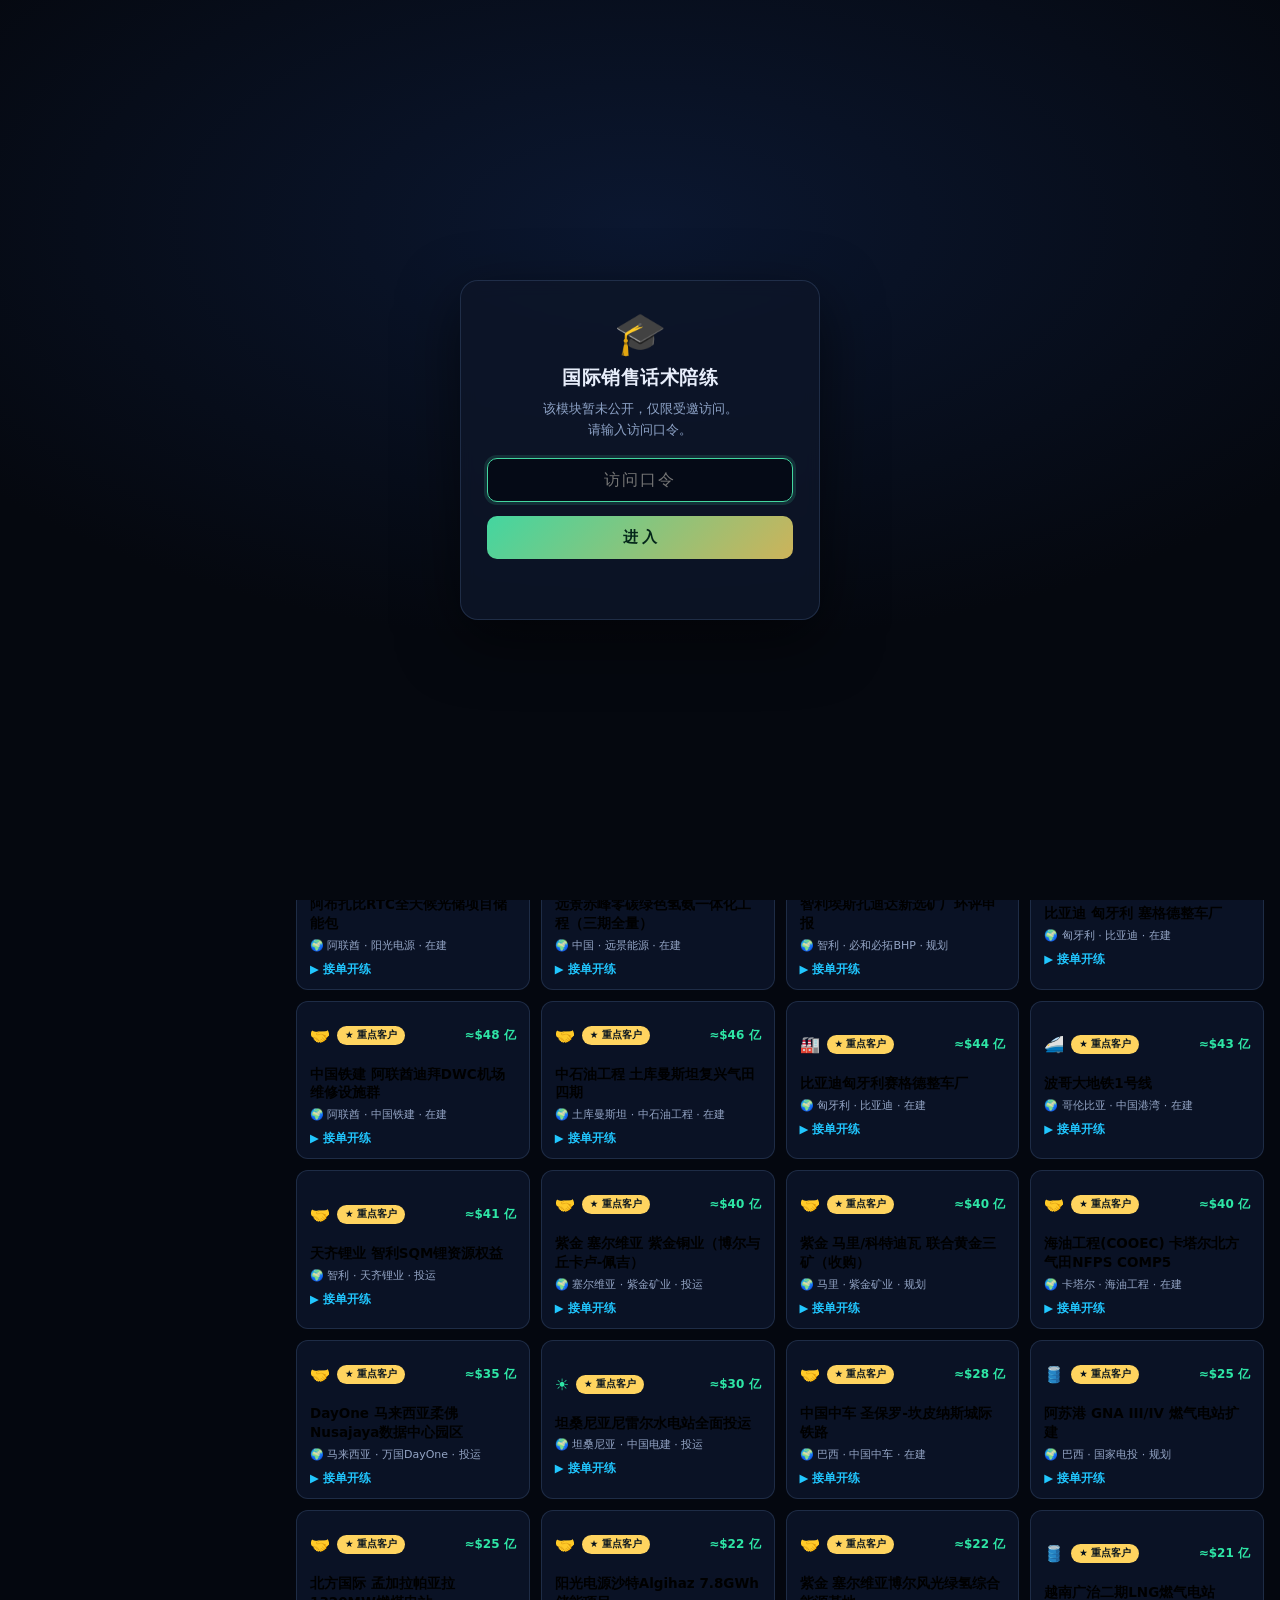
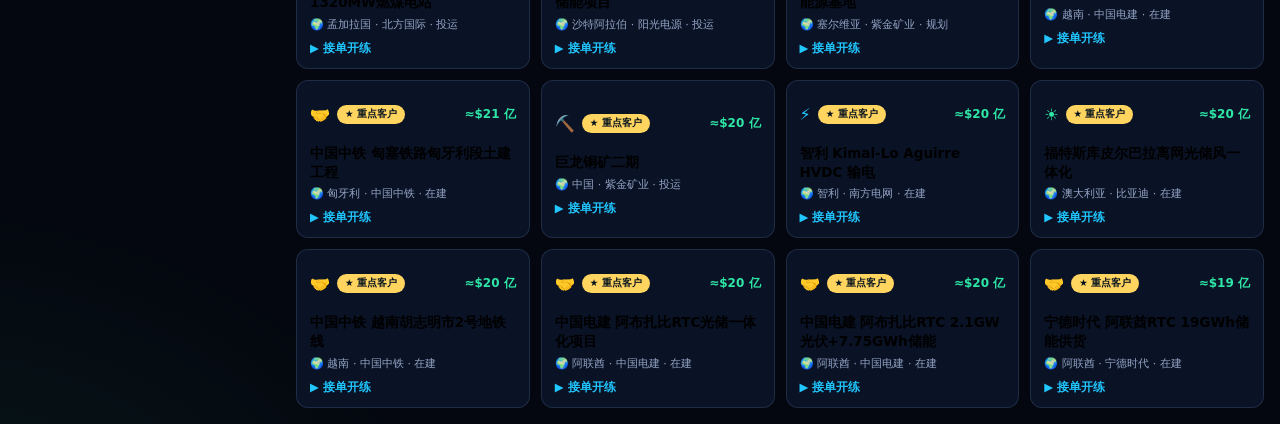
<file: coach.html>
<!DOCTYPE html>
<html lang="zh-CN">
<head>
  <meta charset="UTF-8">
  <meta name="viewport" content="width=device-width, initial-scale=1.0, viewport-fit=cover">
  <title>国际销售话术陪练 · 全球能源项目 · Sales Sparring Academy</title>
  <meta name="description" content="基于 3,900 个真实全球能源项目的国际销售经理话术陪练系统：8 阶段成交漏斗（情报→破冰→需求→价值→异议→谈判→促成→交付），离线评分 + 黄金话术 + 成长段位，让岗位小白循序渐进升级为资深国际销售经理。">
  <meta name="theme-color" content="#04070f">
  <meta property="og:type" content="website">
  <meta property="og:title" content="国际销售话术陪练 · 全球能源项目">
  <meta property="og:description" content="把 3,900 个真实能源项目变成成交剧本：8 阶段闯关、离线评分、黄金话术、成长段位——小白也能稳扎稳打练成资深国际销售经理。">
  <meta property="og:image" content="assets/og-cover.png">
  <meta property="og:image:width" content="1200">
  <meta property="og:image:height" content="630">
  <meta name="twitter:card" content="summary_large_image">
  <meta name="twitter:image" content="assets/og-cover.png">
  <link rel="icon" type="image/svg+xml" href="favicon.svg">
  <link rel="manifest" href="manifest.json">
  <link rel="apple-touch-icon" href="assets/icon-192.png">
  <link rel="stylesheet" href="css/coach.css?v=2">
  <!-- 访问口令门（暂未公开，仅口令可见）：纯前端 deterrence，非强加密。已解锁则提前加类，避免闪烁。 -->
  <style>
    #coach-gate{position:fixed;inset:0;z-index:100000;display:flex;align-items:center;justify-content:center;
      background:radial-gradient(1200px 600px at 50% 25%,#0b1730,#05080f 70%);
      font-family:-apple-system,BlinkMacSystemFont,"Segoe UI","PingFang SC","Microsoft YaHei",sans-serif;
      -webkit-tap-highlight-color:transparent;}
    html.coach-unlocked #coach-gate{display:none;}
    #coach-gate .cg-card{width:min(92vw,360px);padding:32px 26px;border-radius:18px;text-align:center;
      background:rgba(13,22,40,.85);border:1px solid rgba(120,160,220,.18);
      box-shadow:0 20px 60px rgba(0,0,0,.55);backdrop-filter:blur(8px);}
    #coach-gate .cg-logo{font-size:42px;line-height:1;margin-bottom:10px;}
    #coach-gate .cg-title{color:#e8eefb;font-size:19px;font-weight:800;letter-spacing:.5px;}
    #coach-gate .cg-desc{color:#8ea3c7;font-size:13px;margin:8px 0 18px;line-height:1.6;}
    #coach-gate .cg-input{width:100%;box-sizing:border-box;padding:12px 14px;border-radius:10px;
      border:1px solid rgba(120,160,220,.25);background:rgba(4,8,16,.7);color:#e8eefb;
      font-size:16px;text-align:center;letter-spacing:2px;outline:none;}
    #coach-gate .cg-input:focus{border-color:#43d6a0;box-shadow:0 0 0 3px rgba(67,214,160,.15);}
    #coach-gate .cg-btn{margin-top:14px;width:100%;padding:12px;border:0;border-radius:10px;cursor:pointer;
      font-size:15px;font-weight:700;color:#04261a;background:linear-gradient(135deg,#43d6a0,#cdb35a);}
    #coach-gate .cg-btn:active{transform:translateY(1px);}
    #coach-gate .cg-err{min-height:18px;margin-top:10px;color:#ff8585;font-size:12.5px;}
  </style>
  <script>
    (function(){
      try{
        if(localStorage.getItem('coach_access_v1')==='7a96764cc44efb32ba02e5ecf68c78740256a25c594e57b1a7972c1a2ecf5677'){
          document.documentElement.classList.add('coach-unlocked');
        }
      }catch(e){}
    })();
  </script>
</head>
<body>
  <!-- 访问口令门：暂未公开，仅口令访问。校验离线完成，明文不入源码（仅存 SHA-256 / djb2 哈希）。 -->
  <div id="coach-gate" role="dialog" aria-modal="true" aria-label="访问口令">
    <div class="cg-card">
      <div class="cg-logo">🎓</div>
      <div class="cg-title">国际销售话术陪练</div>
      <div class="cg-desc">该模块暂未公开，仅限受邀访问。<br>请输入访问口令。</div>
      <input id="cg-input" class="cg-input" type="password" inputmode="numeric" autocomplete="off" placeholder="访问口令" aria-label="访问口令">
      <button id="cg-btn" class="cg-btn" type="button">进 入</button>
      <div id="cg-err" class="cg-err" role="alert"></div>
    </div>
  </div>
  <script>
    (function(){
      var KEY='coach_access_v1';
      var SHA='7a96764cc44efb32ba02e5ecf68c78740256a25c594e57b1a7972c1a2ecf5677';
      var DJB='e214b24e'; // crypto.subtle 不可用（如 file://）时的离线退回校验
      var gate=document.getElementById('coach-gate'); if(!gate) return;
      var input=document.getElementById('cg-input'),btn=document.getElementById('cg-btn'),err=document.getElementById('cg-err');
      function djb2(s){var h=5381;for(var i=0;i<s.length;i++)h=((h*33)^s.charCodeAt(i))>>>0;return h.toString(16);}
      function toHex(buf){return Array.prototype.map.call(new Uint8Array(buf),function(b){return ('0'+b.toString(16)).slice(-2);}).join('');}
      function unlock(){try{localStorage.setItem(KEY,SHA);}catch(e){}document.documentElement.classList.add('coach-unlocked');}
      function fail(){err.textContent='口令不正确，请重试。';input.value='';input.focus();}
      function verify(v){
        v=(v||'').trim(); if(!v) return;
        if(window.crypto&&crypto.subtle&&location.protocol!=='file:'){
          crypto.subtle.digest('SHA-256',new TextEncoder().encode(v))
            .then(function(buf){toHex(buf)===SHA?unlock():fail();})
            .catch(function(){djb2(v)===DJB?unlock():fail();});
        }else{ djb2(v)===DJB?unlock():fail(); }
      }
      btn.addEventListener('click',function(){verify(input.value);});
      input.addEventListener('keydown',function(e){if(e.key==='Enter')verify(input.value);});
      // 便捷解锁：在受信任设备上访问 coach.html#key=口令，验证后清掉 hash
      try{var m=(location.hash||'').match(/key=([^&]+)/);if(m){verify(decodeURIComponent(m[1]));history.replaceState(null,'',location.pathname+location.search);}}catch(e){}
      if(!document.documentElement.classList.contains('coach-unlocked'))input.focus();
    })();
  </script>

  <!-- 首屏加载态 -->
  <div class="coach-loader" id="coach-loader">
    <div class="cl-logo">🎓</div>
    <div class="cl-ring"></div>
    <div class="cl-text">国际销售话术陪练<span>装配商机与剧本中 · Loading…</span></div>
  </div>

  <!-- 顶栏 -->
  <header class="topbar">
    <div class="brand">
      <div class="logo">🎓</div>
      <div>
        <h1>国际销售话术陪练</h1>
        <div class="sub">特锐德出海 · 把真实能源项目从零做到成交 · Sales Sparring Academy</div>
      </div>
    </div>
    <div class="level-wrap" aria-label="成长段位">
      <span class="lvl-icon" id="lvl-icon">🌱</span>
      <div class="lvl-mid">
        <div class="lvl-name" id="lvl-name">见习销售</div>
        <div class="xp-bar"><i id="xp-fill"></i></div>
        <div class="xp-text" id="xp-text">0 XP</div>
      </div>
      <span class="hd-deals" id="hd-deals">成交 0</span>
    </div>
    <div class="top-actions">
      <a class="tbtn" href="index.html" title="返回平面地图">🗺️ 地图</a>
      <a class="tbtn" href="globe.html" title="3D 地球版">🌐 地球</a>
    </div>
  </header>

  <div class="layout">
    <!-- 左侧：模式 + 设置 -->
    <aside class="side" aria-label="模式与设置">
      <div class="block">
        <div class="block-title" id="mode-label">训练模式</div>
        <nav class="mode-tabs" id="mode-tabs" aria-labelledby="mode-label"></nav>
      </div>
      <div class="block">
        <div class="block-title">难度（循序渐进）</div>
        <button class="diff-cycle" id="diff-cycle" title="点击切换难度" aria-label="切换难度：选择题 / 混合 / 全开放 / 自适应">作答方式：<b id="diff-label">混合（推荐）</b><span>▸ 点击切换</span></button>
        <div class="diff-note">选择题最轻松 → 混合 → 全开放话术（高阶）。随时切换，没有压力。</div>
      </div>
      <div class="block">
        <div class="block-title">🤖 AI 自由陪练（可选）</div>
        <button class="ai-toggle" id="ai-toggle" data-act="ai" aria-label="启用或关闭 AI 自由陪练">启用 AI 真人感对练</button>
        <div class="ai-config" id="ai-config" style="display:none">
          <div class="ai-note">离线核心完全可用；如需 AI 不卡词的自由对话，可自备 OpenAI 兼容接口（仅存于本机浏览器，不上传）。</div>
          <input id="ai-base" class="ai-inp" placeholder="API 地址，如 https://api.openai.com/v1">
          <input id="ai-key" class="ai-inp" type="password" placeholder="API Key（sk-…）">
          <input id="ai-model" class="ai-inp" placeholder="模型名，如 gpt-4o-mini">
          <button class="btn-ghost" data-act="ai-save">保存配置</button>
          <div class="ai-chat">
            <div class="ai-log" id="ai-log"></div>
            <div class="ai-send"><input id="ai-input" class="ai-inp" placeholder="对当前商机自由说一句话术…"><button class="btn-primary" data-act="ai-send">发送</button></div>
          </div>
        </div>
      </div>
      <div class="credit">爱思考的杨帆William<span class="mc-by"> · 制作</span></div>
    </aside>

    <!-- 主区：对练台 -->
    <main class="deck" id="deck" role="main" aria-label="对练台"></main>
  </div>

  <div class="toast" id="toast" role="status" aria-live="polite"></div>

  <!-- 数据层（与 index.html 同序，省去 3D 库与英文正文 i18n-en.js）+ 工具层 + 客户元数据 + 陪练内容 + 引擎 -->
  <script defer src="js/data.js"></script>
  <script defer src="js/data-extra.js"></script>
  <script defer src="js/data-brazil.js"></script>
  <script defer src="js/data-mideast.js"></script>
  <script defer src="js/data-russia-ca.js"></script>
  <script defer src="js/data-clients.js"></script>
  <script defer src="js/data-brazil-future.js"></script>
  <script defer src="js/data-saudi-future.js"></script>
  <script defer src="js/data-seasia.js"></script>
  <script defer src="js/data-africa.js"></script>
  <script defer src="js/data-oceania.js"></script>
  <script defer src="js/data-europe.js"></script>
  <script defer src="js/data-nuclear.js"></script>
  <script defer src="js/data-northam.js"></script>
  <script defer src="js/data-southasia.js"></script>
  <script defer src="js/data-china-future.js"></script>
  <script defer src="js/data-clients2.js"></script>
  <script defer src="js/data-refresh2606.js"></script>
  <script defer src="js/data-refresh2606b.js"></script>
  <script defer src="js/data-refresh2606c.js"></script>
  <script defer src="js/data-clients3.js"></script>
  <script defer src="js/data-mining2607.js"></script>
  <script defer src="js/data-mining2608.js"></script>
  <script defer src="js/data-australia2608.js"></script>
  <script defer src="js/data-clients-mining.js"></script>
  <script defer src="js/data-refresh2607.js"></script>
  <script defer src="js/data-refresh2608.js"></script>
  <script defer src="js/progress.js"></script>
  <script defer src="js/util.js"></script>
  <script defer src="js/clients-meta.js"></script>
  <script defer src="js/coach-content.js"></script>
  <script defer src="js/coach.js?v=1"></script>
  <!-- PWA：注册 Service Worker（离线 + 重访秒开）。失败静默。 -->
  <script>
    if ('serviceWorker' in navigator) {
      window.addEventListener('load', function () { navigator.serviceWorker.register('sw.js').catch(function () {}); });
    }
  </script>
  <!-- 轻量访问统计（Cloudflare Web Analytics）：替换 token 并取消注释即启用，详见 docs/部署与中国访问.md「五、访问统计」。
  <script defer src="https://static.cloudflareinsights.com/beacon.min.js" data-cf-beacon='{"token": "YOUR_CF_TOKEN"}'></script>
  -->
</body>
</html>
</file>
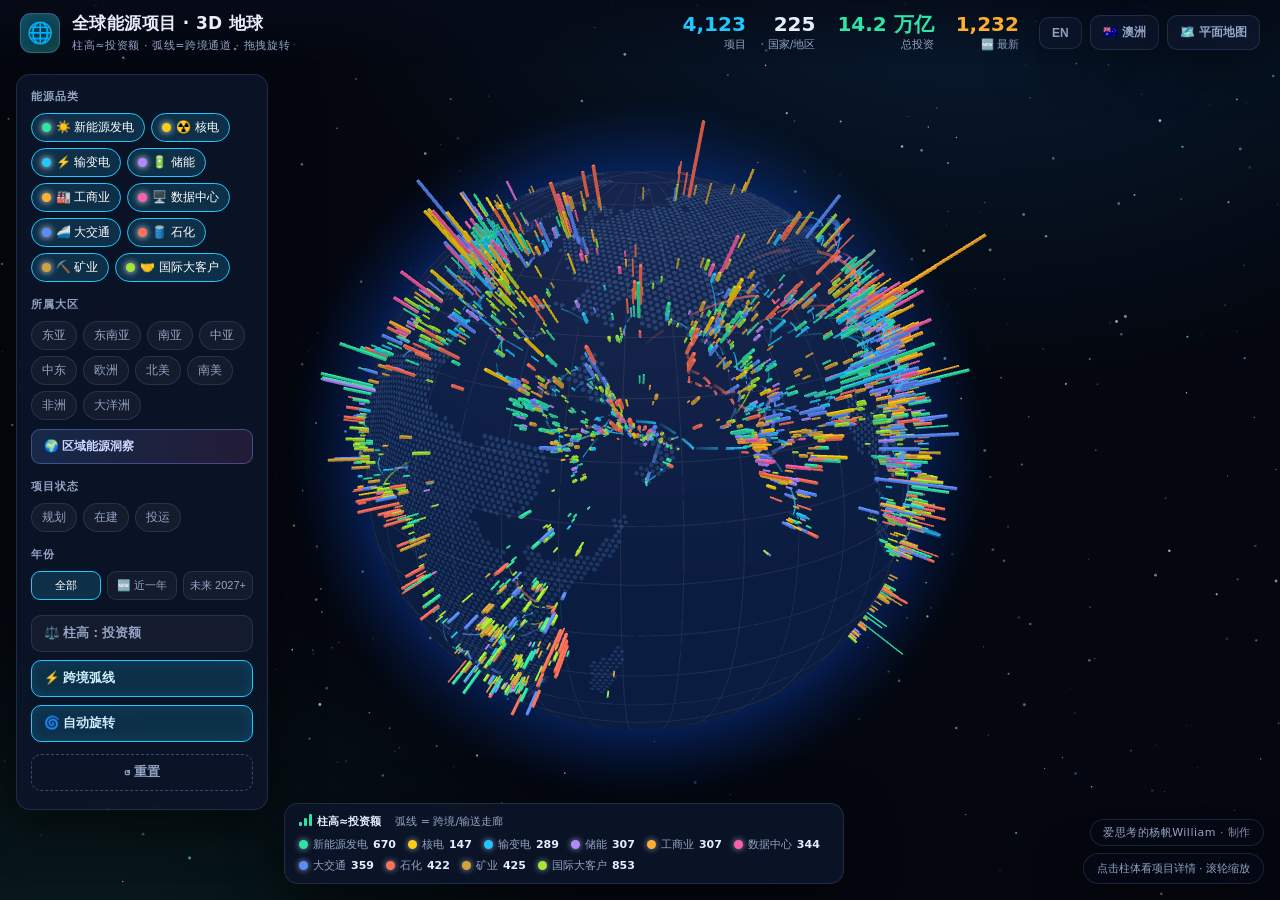
<file: globe.html>
<!DOCTYPE html>
<html lang="zh-CN">
<head>
  <meta charset="UTF-8">
  <meta name="viewport" content="width=device-width, initial-scale=1.0, viewport-fit=cover">
  <title>3D 地球 · 全球能源项目 · Global Energy Projects Globe</title>
  <meta name="description" content="全球能源项目 3D 地球：投资额做地表挤出柱、跨境管道 / 输变电走大圆弧的交互式 globe.gl 三维可视化。An interactive 3D globe of global energy projects — investment as extruded columns, cross-border pipelines & transmission as great-circle arcs.">
  <meta name="theme-color" content="#04070f">
  <meta property="og:type" content="website">
  <meta property="og:title" content="3D 地球 · 全球能源项目">
  <meta property="og:description" content="投资额做地表挤出柱、跨境管道/输电走弧线的全球能源 3D 地球。">
  <meta property="og:image" content="assets/og-cover.png">
  <meta property="og:image:width" content="1200">
  <meta property="og:image:height" content="630">
  <meta name="twitter:card" content="summary_large_image">
  <meta name="twitter:image" content="assets/og-cover.png">
  <link rel="icon" type="image/svg+xml" href="favicon.svg">
  <link rel="manifest" href="manifest.json">
  <link rel="apple-touch-icon" href="assets/icon-192.png">
  <link rel="stylesheet" href="css/globe.css?v=5">
</head>
<body>
  <!-- 背景星空 -->
  <canvas id="stars"></canvas>
  <!-- 3D 地球画布 -->
  <div id="globe" role="region" aria-label="全球能源项目 3D 地球"></div>

  <!-- 首屏加载态 -->
  <div class="globe-loader" id="globe-loader">
    <div class="gl-logo">🌐</div>
    <div class="gl-ring"></div>
    <div class="gl-text">全球能源项目 · 3D 地球<span>构建三维场景中 · Building globe…</span></div>
  </div>

  <!-- 顶栏 -->
  <header class="topbar">
    <div class="brand">
      <div class="logo">🌐</div>
      <div>
        <h1 id="g-title">全球能源项目 · 3D 地球</h1>
        <div class="sub" id="g-sub">柱高≈投资额 · 弧线=跨境通道 · 拖拽旋转</div>
      </div>
    </div>
    <div class="kpis">
      <div class="kpi"><div class="num accent" id="kpi-proj">0</div><div class="lab" id="lab-proj">项目</div></div>
      <div class="kpi"><div class="num" id="kpi-country">0</div><div class="lab" id="lab-country">国家/地区</div></div>
      <div class="kpi"><div class="num good" id="kpi-inv">0</div><div class="lab" id="lab-inv">总投资</div></div>
      <div class="kpi"><div class="num warn" id="kpi-recent">0</div><div class="lab" id="lab-recent">🆕 最新</div></div>
    </div>
    <div class="top-actions">
      <button class="tbtn panel-toggle" id="panel-toggle" aria-label="展开 / 收起筛选">☰</button>
      <button class="tbtn" id="btn-lang" aria-label="中文 / English">EN</button>
      <!-- 🎓 销售陪练入口：暂未公开，仅口令访问（去掉 hidden + display:none 即可重新公开） -->
      <a class="tbtn" id="btn-coach-g" href="coach.html" hidden style="display:none" aria-label="国际销售话术陪练">🎓 陪练</a>
      <a class="tbtn" id="btn-au-g" href="au.html" aria-label="澳洲电网与能源动态地图">🇦🇺 澳洲</a>
      <a class="tbtn" id="btn-flat" href="index.html" aria-label="返回平面地图">🗺️ 平面地图</a>
    </div>
  </header>

  <!-- 左侧筛选面板 -->
  <aside class="left-panel" id="left-panel" aria-label="筛选面板">
    <div class="block">
      <div class="block-title" id="t-cats">能源品类</div>
      <div class="cat-list" id="cat-list"></div>
    </div>
    <div class="block">
      <div class="block-title" id="t-regions">所属大区</div>
      <div class="chip-row" id="region-chips"></div>
      <button class="rc-open" id="btn-insight" aria-label="打开区域能源洞察">🌍 区域能源洞察</button>
    </div>
    <div class="block">
      <div class="block-title" id="t-status">项目状态</div>
      <div class="chip-row" id="status-chips"></div>
    </div>
    <div class="block">
      <div class="block-title" id="t-year">年份</div>
      <div class="year-presets" id="year-presets">
        <button class="yp on" data-preset="all">全部</button>
        <button class="yp" data-preset="recent">🆕 近一年</button>
        <button class="yp" data-preset="future">未来 2027+</button>
      </div>
    </div>
    <div class="block">
      <div class="toggle-row">
        <button class="tgl" id="btn-weight">⚖️ 柱高：投资额</button>
        <button class="tgl on" id="btn-arcs">⚡ 跨境弧线</button>
        <button class="tgl on" id="btn-rotate">🌀 自动旋转</button>
        <button class="btn-reset2" id="btn-reset">↺ 重置</button>
      </div>
    </div>
  </aside>

  <!-- 底部图例 -->
  <div class="legend">
    <div class="lg-head">
      <span><span class="bar-ico"><i style="height:4px"></i><i style="height:8px"></i><i style="height:12px"></i></span><b id="legend-cap">柱高≈投资额</b></span>
      <span id="legend-corridor">弧线 = 跨境/输送走廊</span>
    </div>
    <div class="lg-cats" id="legend-cats"></div>
  </div>

  <div class="hint" id="g-hint">点击柱体看项目详情 · 滚轮缩放</div>
  <div class="credit">爱思考的杨帆William<span class="mc-by"> · 制作</span></div>

  <!-- 详情卡 -->
  <div class="detail" id="detail"></div>
  <!-- 🌍 区域能源洞察卡（与 2D 地图同源 window.REGION_INSIGHT）-->
  <div class="region-card" id="region-card" role="region" aria-label="区域能源洞察"></div>

  <!-- 数据层（与 index.html 同序）+ 工具层 + 3D 库 + 地球应用 -->
  <script defer src="js/data.js"></script>
  <script defer src="js/data-extra.js"></script>
  <script defer src="js/data-brazil.js"></script>
  <script defer src="js/data-mideast.js"></script>
  <script defer src="js/data-russia-ca.js"></script>
  <script defer src="js/data-clients.js"></script>
  <script defer src="js/data-brazil-future.js"></script>
  <script defer src="js/data-saudi-future.js"></script>
  <script defer src="js/data-seasia.js"></script>
  <script defer src="js/data-africa.js"></script>
  <script defer src="js/data-oceania.js"></script>
  <script defer src="js/data-europe.js"></script>
  <script defer src="js/data-nuclear.js"></script>
  <script defer src="js/data-northam.js"></script>
  <script defer src="js/data-southasia.js"></script>
  <script defer src="js/data-china-future.js"></script>
  <script defer src="js/data-clients2.js"></script>
  <script defer src="js/data-refresh2606.js"></script>
  <script defer src="js/data-refresh2606b.js"></script>
  <script defer src="js/data-refresh2606c.js"></script>
  <script defer src="js/data-clients3.js"></script>
  <script defer src="js/data-mining2607.js"></script>
  <script defer src="js/data-mining2608.js"></script>
  <script defer src="js/data-australia2608.js"></script>
  <script defer src="js/data-clients-mining.js"></script>
  <script defer src="js/data-refresh2607.js"></script>
  <script defer src="js/data-refresh2608.js"></script>
  <script defer src="js/progress.js"></script>
  <!-- i18n-en.js（英文正文 ~1.4MB）不在 3D 地球页加载：globe 的详情卡正文始终用中文 desc/detail，
       从不读取 descEn/detailEn（英文名/标签由 util.LABELS_EN + 内联 p.en 提供），故整页无需此文件。 -->
  <script defer src="js/util.js"></script>
  <!-- 🌍 区域能源洞察文字内容（window.REGION_INSIGHT，非项目数据） -->
  <script defer src="js/region-insights.js"></script>
  <script defer src="lib/world-110m.js"></script>
  <script defer src="lib/globe.gl.min.js"></script>
  <script defer src="js/globe.js?v=3"></script>
  <!-- PWA：注册 Service Worker（离线 + 重访秒开）。失败静默。 -->
  <script>
    if ('serviceWorker' in navigator) {
      window.addEventListener('load', function () { navigator.serviceWorker.register('sw.js').catch(function () {}); });
    }
  </script>
  <!-- 轻量访问统计（Cloudflare Web Analytics）：替换 token 并取消注释即启用，详见 docs/部署与中国访问.md「五、访问统计」。
  <script defer src="https://static.cloudflareinsights.com/beacon.min.js" data-cf-beacon='{"token": "YOUR_CF_TOKEN"}'></script>
  -->
</body>
</html>
</file>
<file: css/coach.css>
/* ============================================================
 * 国际销售话术陪练 —— 样式（暗色"作战室"风格，与 3D 地球同色系）
 * ============================================================ */
:root {
  --bg: #04070f;
  --panel: rgba(13, 22, 44, 0.78);
  --panel-2: rgba(255, 255, 255, 0.04);
  --border: rgba(120, 160, 220, 0.18);
  --border-strong: rgba(120, 160, 220, 0.4);
  --txt: #e8eefb;
  --txt-dim: #93a4c4;
  --txt-faint: #7b8ca6; /* 辅助文字：暗底对比度 ≥5:1（WCAG AA），勿调暗 */
  --accent: #21c7ff;
  --good: #2ee6a6;
  --warn: #ffb02e;
  --bad: #ff5f7a;
  --gold: #ffd45f;
  --shadow: 0 14px 50px rgba(0, 0, 0, 0.5);
  --radius: 14px;
}
* { box-sizing: border-box; }
html, body { margin: 0; min-height: 100%; background: var(--bg); color: var(--txt);
  font-family: "PingFang SC", "Microsoft YaHei", "HarmonyOS Sans SC", "Segoe UI", system-ui, sans-serif; font-size: 14px; }
body {
  background:
    radial-gradient(1100px 760px at 82% -10%, rgba(33, 150, 255, 0.14), transparent 60%),
    radial-gradient(900px 700px at -6% 110%, rgba(46, 230, 166, 0.09), transparent 60%),
    var(--bg);
}
button, input, textarea { font-family: inherit; }

/* ---------- 加载态 ---------- */
.coach-loader { position: fixed; inset: 0; z-index: 100; display: grid; place-content: center; justify-items: center; gap: 14px;
  background: var(--bg); transition: opacity .5s; }
.coach-loader.gone { opacity: 0; pointer-events: none; }
.cl-logo { font-size: 44px; }
.cl-ring { width: 40px; height: 40px; border: 3px solid var(--border); border-top-color: var(--accent); border-radius: 50%; animation: spin 1s linear infinite; }
@keyframes spin { to { transform: rotate(360deg); } }
.cl-text { text-align: center; font-weight: 700; }
.cl-text span { display: block; font-size: 11px; color: var(--txt-dim); margin-top: 6px; font-weight: 400; }

/* ---------- 顶栏 ---------- */
.topbar { position: sticky; top: 0; z-index: 40; display: flex; align-items: center; gap: 18px; padding: 11px 18px;
  background: linear-gradient(180deg, rgba(6, 11, 24, 0.96), rgba(6, 11, 24, 0.78)); border-bottom: 1px solid var(--border); backdrop-filter: blur(10px); }
.brand { display: flex; align-items: center; gap: 11px; min-width: 0; }
.brand .logo { width: 40px; height: 40px; flex: none; border-radius: 11px; display: grid; place-items: center; font-size: 21px;
  background: linear-gradient(135deg, rgba(33,199,255,0.28), rgba(46,230,166,0.20)); border: 1px solid var(--border-strong); }
.brand h1 { font-size: 16px; margin: 0; font-weight: 800; letter-spacing: .3px; white-space: nowrap; }
.brand .sub { font-size: 10.5px; color: var(--txt-dim); margin-top: 3px; white-space: nowrap; overflow: hidden; text-overflow: ellipsis; max-width: 60vw; }

.level-wrap { display: flex; align-items: center; gap: 10px; margin-left: auto;
  background: var(--panel-2); border: 1px solid var(--border); border-radius: 12px; padding: 6px 12px; }
.lvl-icon { font-size: 24px; }
.lvl-mid { min-width: 150px; }
.lvl-name { font-size: 13px; font-weight: 800; }
.xp-bar { height: 6px; background: rgba(255,255,255,0.08); border-radius: 4px; overflow: hidden; margin: 4px 0 3px; }
.xp-bar i { display: block; height: 100%; width: 0; border-radius: 4px; background: linear-gradient(90deg, var(--accent), var(--good)); transition: width .4s; }
.xp-text { font-size: 10px; color: var(--txt-dim); white-space: nowrap; }
.hd-deals { font-size: 11px; font-weight: 700; color: var(--good); white-space: nowrap; }

.top-actions { display: flex; gap: 8px; }
.tbtn { padding: 8px 11px; font-size: 12px; font-weight: 600; color: var(--txt-dim); text-decoration: none;
  background: var(--panel-2); border: 1px solid var(--border); border-radius: 10px; cursor: pointer; white-space: nowrap; transition: all .15s; }
.tbtn:hover { color: var(--txt); border-color: var(--border-strong); }

/* ---------- 布局 ---------- */
.layout { display: grid; grid-template-columns: 264px 1fr; gap: 16px; max-width: 1280px; margin: 0 auto; padding: 16px; align-items: start; }
.side { position: sticky; top: 78px; display: flex; flex-direction: column; gap: 16px;
  background: var(--panel); border: 1px solid var(--border); border-radius: var(--radius); padding: 14px; backdrop-filter: blur(10px); }
.block-title { font-size: 11px; font-weight: 700; letter-spacing: 1px; color: var(--txt-dim); text-transform: uppercase; margin-bottom: 9px; }
.mode-tabs { display: flex; flex-direction: column; gap: 7px; }
.mtab { text-align: left; padding: 10px 12px; font-size: 13px; font-weight: 600; color: var(--txt-dim);
  background: var(--panel-2); border: 1px solid var(--border); border-radius: 10px; cursor: pointer; transition: all .15s; }
.mtab:hover { color: var(--txt); border-color: var(--border-strong); }
.mtab.on { color: #04111e; background: linear-gradient(135deg, var(--accent), var(--good)); border-color: transparent; box-shadow: 0 6px 18px rgba(33,199,255,0.25); }

.diff-cycle { width: 100%; text-align: left; padding: 10px 12px; font-size: 12.5px; color: var(--txt); cursor: pointer;
  background: var(--panel-2); border: 1px solid var(--border); border-radius: 10px; transition: all .15s; }
.diff-cycle:hover { border-color: var(--border-strong); }
.diff-cycle b { color: var(--accent); }
.diff-cycle span { display: block; font-size: 10px; color: var(--txt-faint); margin-top: 3px; }
.diff-note { font-size: 10.5px; color: var(--txt-faint); margin-top: 7px; line-height: 1.5; }

.ai-toggle { width: 100%; padding: 9px 12px; font-size: 12.5px; font-weight: 600; color: var(--txt-dim);
  background: var(--panel-2); border: 1px dashed var(--border-strong); border-radius: 10px; cursor: pointer; transition: all .15s; }
.ai-toggle.on { color: #04111e; background: var(--gold); border-style: solid; }
.ai-config { margin-top: 9px; display: flex; flex-direction: column; gap: 7px; }
.ai-note { font-size: 10px; color: var(--txt-faint); line-height: 1.5; }
.ai-inp { padding: 8px 10px; font-size: 12px; color: var(--txt); background: rgba(0,0,0,0.25); border: 1px solid var(--border); border-radius: 8px; }
.ai-inp:focus { outline: none; border-color: var(--accent); }
.ai-chat { margin-top: 6px; }
.ai-log { max-height: 200px; overflow-y: auto; display: flex; flex-direction: column; gap: 6px; padding: 4px 0; }
.ai-u { font-size: 11.5px; color: var(--txt); background: rgba(33,199,255,0.1); padding: 6px 9px; border-radius: 8px; }
.ai-c { font-size: 11.5px; color: var(--txt-dim); background: var(--panel-2); padding: 6px 9px; border-radius: 8px; white-space: pre-wrap; }
.ai-send { display: flex; gap: 6px; margin-top: 6px; }
.ai-send .ai-inp { flex: 1; }

.credit { font-size: 10.5px; color: var(--txt-faint); text-align: center; margin-top: 4px; }
.mc-by { opacity: .7; }

/* ---------- 主区通用 ---------- */
.deck { min-height: 60vh; }
.deck-head h2 { font-size: 19px; margin: 0 0 6px; font-weight: 800; }
.deck-tip { font-size: 12.5px; color: var(--txt-dim); line-height: 1.6; margin: 0 0 14px; }
.step-head { display: grid; grid-template-columns: auto 1fr; grid-template-areas: "back title" "back goal"; gap: 0 12px; align-items: center; margin-bottom: 12px; }
.btn-back { grid-area: back; align-self: center; padding: 8px 12px; font-size: 12px; color: var(--txt-dim); background: var(--panel-2); border: 1px solid var(--border); border-radius: 9px; cursor: pointer; }
.btn-back:hover { color: var(--txt); }
.step-head h2 { grid-area: title; }
.step-of { font-size: 12px; color: var(--accent); font-weight: 700; margin-left: 6px; }
.stage-goal { grid-area: goal; font-size: 12.5px; color: var(--txt-dim); margin: 0; }

/* ---------- 阶段进度条 ---------- */
.stepper { display: flex; gap: 4px; margin: 4px 0 16px; flex-wrap: wrap; }
.sx { flex: 1; min-width: 60px; text-align: center; padding: 7px 4px; border-radius: 9px; background: var(--panel-2); border: 1px solid var(--border); opacity: .55; }
.sx span { display: block; font-size: 16px; }
.sx i { display: block; font-size: 9.5px; color: var(--txt-dim); font-style: normal; margin-top: 2px; white-space: nowrap; overflow: hidden; text-overflow: ellipsis; }
.sx.done { opacity: 1; border-color: rgba(46,230,166,0.5); }
.sx.done span { filter: none; }
.sx.cur { opacity: 1; border-color: var(--accent); background: rgba(33,199,255,0.14); box-shadow: 0 4px 16px rgba(33,199,255,0.2); }

/* ---------- 商机简报卡 ---------- */
.brief { background: var(--panel); border: 1px solid var(--border); border-radius: var(--radius); padding: 13px 15px; margin-bottom: 14px; }
.brief-top { display: flex; align-items: center; gap: 8px; font-size: 11px; }
.brief-cat { color: var(--c); font-weight: 700; }
.brief-stat { color: var(--txt-dim); padding: 2px 7px; border: 1px solid var(--border); border-radius: 20px; }
.brief-usd { margin-left: auto; color: var(--good); font-weight: 800; font-size: 13px; }
.brief-name { font-size: 16px; font-weight: 800; margin: 8px 0 5px; }
.brief-meta { font-size: 12px; color: var(--txt-dim); }
.brief-meta b { color: var(--txt); }
.brief-grid { display: grid; grid-template-columns: 1fr 1fr; gap: 7px 14px; margin-top: 11px; }
.kvp { font-size: 11.5px; }
.kvp span { color: var(--txt-faint); display: block; margin-bottom: 1px; }
.kvp b { color: var(--txt); font-weight: 600; }
.brief-desc { font-size: 11.5px; color: var(--txt-dim); margin-top: 10px; padding-top: 9px; border-top: 1px dashed var(--border); line-height: 1.6; }
.brief-links { display: flex; flex-wrap: wrap; gap: 8px; margin-top: 9px; }
.brief-links a { font-size: 11px; color: var(--accent); text-decoration: none; padding: 3px 9px; border: 1px solid var(--border); border-radius: 16px; transition: all .15s; }
.brief-links a:hover { border-color: var(--accent); background: rgba(33,199,255,0.08); }

/* ---------- 对话气泡 ---------- */
.bubble { background: var(--panel); border: 1px solid var(--border); border-radius: 12px; padding: 12px 15px; margin-bottom: 12px; }
.bubble.cust { border-left: 3px solid var(--accent); }
.who { font-size: 10.5px; color: var(--txt-faint); font-weight: 700; letter-spacing: .5px; margin-bottom: 5px; }
.say { font-size: 14px; line-height: 1.65; }
.gold { background: rgba(255,212,95,0.08); border: 1px solid rgba(255,212,95,0.3); border-radius: 12px; padding: 12px 15px; margin: 12px 0; }
.gold .who { color: var(--gold); }
.gold .say { font-size: 13.5px; color: #fbe9bf; line-height: 1.7; }

/* ---------- 作答区 ---------- */
.answer-zone { margin-top: 4px; }
.choices { display: flex; flex-direction: column; gap: 9px; }
.choice { text-align: left; padding: 13px 15px; font-size: 13.5px; line-height: 1.6; color: var(--txt);
  background: var(--panel); border: 1px solid var(--border); border-radius: 11px; cursor: pointer; transition: all .15s; }
.choice:hover { border-color: var(--accent); background: rgba(33,199,255,0.08); transform: translateY(-1px); }
.hintbox { background: rgba(33,199,255,0.07); border: 1px solid var(--border); border-radius: 11px; padding: 10px 14px; margin-bottom: 10px; }
.hintbox b { font-size: 12px; color: var(--accent); }
.hintbox ul { margin: 6px 0 0; padding-left: 18px; }
.hintbox li { font-size: 12.5px; color: var(--txt-dim); line-height: 1.7; }
.free-input { width: 100%; padding: 13px 15px; font-size: 14px; line-height: 1.6; color: var(--txt);
  background: rgba(0,0,0,0.28); border: 1px solid var(--border); border-radius: 12px; resize: vertical; min-height: 96px; }
.free-input:focus { outline: none; border-color: var(--accent); box-shadow: 0 0 0 3px rgba(33,199,255,0.14); }
.act-row { display: flex; flex-wrap: wrap; gap: 9px; margin-top: 11px; }
.btn-primary { padding: 10px 20px; font-size: 13.5px; font-weight: 700; color: #04111e; cursor: pointer;
  background: linear-gradient(135deg, var(--accent), var(--good)); border: none; border-radius: 10px; box-shadow: 0 6px 18px rgba(33,199,255,0.25); transition: transform .12s; }
.btn-primary:hover { transform: translateY(-1px); }
.btn-ghost { padding: 10px 16px; font-size: 12.5px; font-weight: 600; color: var(--txt-dim); cursor: pointer;
  background: var(--panel-2); border: 1px solid var(--border); border-radius: 10px; transition: all .15s; }
.btn-ghost:hover { color: var(--txt); border-color: var(--border-strong); }
.btn-ghost.danger { color: var(--bad); border-color: rgba(255,95,122,0.4); }

/* ---------- 反馈 ---------- */
.feedback { background: var(--panel); border: 1px solid var(--border-strong); border-radius: var(--radius); padding: 15px; }
.fb-head { display: flex; align-items: center; gap: 12px; flex-wrap: wrap; margin-bottom: 12px; }
.stars { color: var(--gold); font-size: 18px; letter-spacing: 2px; }
.score { font-size: 20px; font-weight: 800; }
.v { font-size: 11px; font-weight: 700; padding: 3px 9px; border-radius: 20px; }
.v.good { color: var(--good); background: rgba(46,230,166,0.14); }
.v.warn { color: var(--warn); background: rgba(255,176,46,0.14); }
.v.bad { color: var(--bad); background: rgba(255,95,122,0.14); }
.xp { margin-left: auto; font-size: 13px; font-weight: 800; color: var(--good); }
.fb-line { font-size: 13px; line-height: 1.7; color: var(--txt); }
.fb-rubric b { font-size: 12px; color: var(--txt-dim); }
.fb-rubric ul { list-style: none; margin: 7px 0 0; padding: 0; display: grid; grid-template-columns: 1fr 1fr; gap: 5px 14px; }
.fb-rubric li { font-size: 12.5px; }
.fb-rubric li.y { color: var(--good); }
.fb-rubric li.n { color: var(--txt-faint); }
.fb-tone { display: flex; flex-direction: column; gap: 4px; margin-top: 10px; }
.fb-tone span { font-size: 12px; }
.fb-tone .good { color: var(--good); }
.fb-tone .bad { color: var(--bad); }
.fb-tone .warn { color: var(--warn); }
.feedback .ai-review { margin-top: 10px; }
.feedback .ai-review:empty { display: none; }

/* ---------- 商机选择 ---------- */
.opp-bar { display: flex; gap: 9px; margin-bottom: 14px; }
.opp-search { flex: 1; padding: 11px 14px; font-size: 13px; color: var(--txt); background: rgba(0,0,0,0.28); border: 1px solid var(--border); border-radius: 11px; }
.opp-search:focus { outline: none; border-color: var(--accent); }
.btn-rand { padding: 11px 16px; font-size: 13px; font-weight: 700; color: var(--txt); cursor: pointer; white-space: nowrap;
  background: var(--panel-2); border: 1px solid var(--border-strong); border-radius: 11px; }
.btn-rand:hover { border-color: var(--accent); }
.opp-grid { display: grid; grid-template-columns: repeat(auto-fill, minmax(220px, 1fr)); gap: 11px; }
.opp-card { text-align: left; background: var(--panel); border: 1px solid var(--border); border-radius: 12px; padding: 12px 13px; cursor: pointer; transition: all .15s; }
.opp-card:hover { border-color: var(--accent); transform: translateY(-2px); box-shadow: var(--shadow); }
.opp-h { display: flex; align-items: center; gap: 7px; }
.opp-cat { font-size: 16px; color: var(--c); }
.opp-tag { font-size: 9.5px; font-weight: 700; color: var(--txt-dim); padding: 2px 7px; border: 1px solid var(--border); border-radius: 20px; }
.opp-tag.gold { color: #04111e; background: var(--gold); border-color: transparent; }
.opp-usd { margin-left: auto; font-size: 12px; font-weight: 800; color: var(--good); }
.opp-name { font-size: 13.5px; font-weight: 700; margin: 8px 0 5px; line-height: 1.4; }
.opp-sub { font-size: 11px; color: var(--txt-dim); }
.opp-go { font-size: 11.5px; color: var(--accent); font-weight: 700; margin-top: 9px; }
.empty { grid-column: 1/-1; text-align: center; color: var(--txt-faint); padding: 30px; }

/* ---------- 成交总结 ---------- */
.summary { text-align: center; background: var(--panel); border: 1px solid var(--border-strong); border-radius: var(--radius); padding: 26px 20px; }
.summary.win { box-shadow: 0 0 0 1px rgba(46,230,166,0.4), 0 14px 50px rgba(46,230,166,0.12); }
.summary.lose { box-shadow: 0 0 0 1px rgba(255,95,122,0.3); }
.sum-outcome { font-size: 26px; font-weight: 800; margin-bottom: 6px; }
.sum-deal { font-size: 14px; color: var(--txt-dim); }
.sum-avg { font-size: 13px; color: var(--txt-dim); margin: 10px 0 16px; }
.sum-avg b { font-size: 22px; color: var(--accent); }
.sum-bars { max-width: 460px; margin: 0 auto; display: flex; flex-direction: column; gap: 6px; }
.sumbar { display: grid; grid-template-columns: 130px 1fr 34px; align-items: center; gap: 8px; }
.sumbar span { font-size: 11.5px; color: var(--txt-dim); text-align: left; white-space: nowrap; overflow: hidden; text-overflow: ellipsis; }
.sumbar i { height: 9px; border-radius: 5px; background: linear-gradient(90deg, var(--accent), var(--good)); display: block; }
.sumbar b { font-size: 12px; text-align: right; }
.sum-msg { font-size: 13px; color: var(--txt); line-height: 1.7; max-width: 560px; margin: 18px auto; }

/* ---------- 销售军规 · 方法论 + 战绩弹药 ---------- */
.mth-grid { display: grid; grid-template-columns: repeat(auto-fill, minmax(300px, 1fr)); gap: 12px; }
.mth-card { background: var(--panel); border: 1px solid var(--border); border-radius: 12px; padding: 14px; }
.mth-h { display: flex; align-items: center; gap: 9px; }
.mth-ico { font-size: 20px; }
.mth-h b { font-size: 14.5px; }
.mth-ess { font-size: 12px; color: var(--accent); margin: 8px 0 7px; line-height: 1.55; font-weight: 600; }
.mth-pts { list-style: none; margin: 0; padding: 0; }
.mth-pts li { font-size: 11.5px; color: var(--txt-dim); line-height: 1.6; padding: 4px 0 4px 14px; position: relative; }
.mth-pts li::before { content: '▸'; position: absolute; left: 0; color: var(--good); }
.case-grid { display: grid; grid-template-columns: repeat(auto-fill, minmax(280px, 1fr)); gap: 12px; }
.case-card { background: linear-gradient(160deg, rgba(255,212,95,0.08), var(--panel)); border: 1px solid rgba(255,212,95,0.28); border-radius: 12px; padding: 13px; }
.case-h { display: flex; align-items: baseline; gap: 8px; }
.case-h b { font-size: 13.5px; flex: 1; }
.case-amt { font-size: 13px; font-weight: 800; color: var(--gold); white-space: nowrap; }
.case-prod { font-size: 11.5px; color: var(--accent); margin: 6px 0; }
.case-win { font-size: 11.5px; color: var(--txt-dim); line-height: 1.6; }
.case-win b { color: var(--txt); }
.case-lesson { font-size: 11.5px; color: var(--good); margin-top: 7px; padding-top: 7px; border-top: 1px dashed var(--border); line-height: 1.55; }

/* ---------- 当地适配 & 谈资 ---------- */
.localwrap { margin-bottom: 12px; }
.local-toggle { width: 100%; text-align: left; padding: 9px 13px; font-size: 12.5px; font-weight: 600; color: var(--good); cursor: pointer;
  background: rgba(46,230,166,0.07); border: 1px dashed rgba(46,230,166,0.4); border-radius: 10px; transition: all .15s; }
.local-toggle:hover { background: rgba(46,230,166,0.12); }
.local-toggle span { float: right; font-weight: 400; color: var(--txt-dim); }
.localbox { margin-top: 9px; display: grid; grid-template-columns: 1fr 1fr; gap: 10px; }
.lp-sec { background: var(--panel); border: 1px solid var(--border); border-radius: 11px; padding: 11px 13px; }
.lp-h { font-size: 12px; font-weight: 800; color: var(--accent); margin-bottom: 8px; }
.lp-row { font-size: 11.5px; padding: 4px 0; border-top: 1px dashed var(--border); }
.lp-row:first-of-type { border-top: none; }
.lp-row span { color: var(--txt-faint); display: block; margin-bottom: 2px; }
.lp-row b { color: var(--txt); font-weight: 500; line-height: 1.55; }
.lp-smalltalk { grid-column: 1/-1; font-size: 12px; color: var(--gold); background: rgba(255,212,95,0.08);
  border: 1px solid rgba(255,212,95,0.25); border-radius: 10px; padding: 9px 13px; line-height: 1.55; }
.lp-bar { margin-bottom: 11px; }
.lp-chips { display: flex; flex-wrap: wrap; gap: 7px; margin-bottom: 14px; }
.lp-chip { padding: 6px 11px; font-size: 12px; color: var(--txt-dim); cursor: pointer; white-space: nowrap;
  background: var(--panel-2); border: 1px solid var(--border); border-radius: 18px; transition: all .15s; }
.lp-chip:hover { color: var(--txt); border-color: var(--border-strong); }
.lp-chip.on { color: #04111e; background: var(--c, var(--accent)); border-color: transparent; font-weight: 700; }

/* ---------- 业绩弹药 / 本地服务（嵌入当地·谈资盒）---------- */
.lp-refs { grid-column: 1/-1; border-color: rgba(255,212,95,0.3); background: rgba(255,212,95,0.05); }
.ref-branch { font-size: 11.5px; color: var(--good); margin-bottom: 7px; }
.ref-row { font-size: 11.5px; padding: 5px 0; border-top: 1px dashed var(--border); }
.ref-row:first-of-type { border-top: none; }
.ref-row b { color: var(--gold); }
.ref-row span { color: var(--txt-faint); display: block; margin: 1px 0; }
.ref-row em { color: var(--txt-dim); font-style: normal; line-height: 1.5; }

/* ---------- 公司速查：facts / 分支机构 / 海外业绩库 ---------- */
.facts { margin: 4px 0 8px; padding-left: 0; list-style: none; display: grid; grid-template-columns: 1fr 1fr; gap: 4px 14px; }
.facts li { font-size: 12px; color: var(--gold); }
.branches { display: flex; flex-wrap: wrap; gap: 7px; margin-top: 10px; }
.branch { font-size: 11px; color: var(--txt-dim); background: var(--panel-2); border: 1px solid var(--border); border-radius: 16px; padding: 4px 10px; }
.oc-wrap { display: grid; grid-template-columns: repeat(auto-fill, minmax(320px, 1fr)); gap: 12px; }
.oc-group { background: var(--panel); border: 1px solid var(--border); border-radius: 12px; padding: 13px; }
.oc-region { font-size: 12.5px; font-weight: 800; color: var(--accent); margin-bottom: 9px; }
.oc-row { font-size: 11.5px; padding: 6px 0; border-top: 1px dashed var(--border); }
.oc-row:first-of-type { border-top: none; }
.oc-row b { color: var(--txt); }
.oc-row span { color: var(--txt-faint); display: block; margin: 1px 0; }
.oc-row em { color: var(--txt-dim); font-style: normal; line-height: 1.5; }

/* ---------- 能力雷达 + 结业认证 + 错题本 ---------- */
.radar-sec { display: grid; grid-template-columns: 240px 1fr; gap: 16px; align-items: center; }
.radar-wrap { display: grid; place-items: center; }
.radar { width: 220px; height: 204px; }
.summary .radar-wrap { margin: 6px auto 12px; }
.cert-box h3 { margin: 0 0 9px; font-size: 13px; color: var(--txt-dim); }
.cert-badge { display: inline-block; font-size: 15px; font-weight: 800; color: #04111e; background: var(--gold); border-radius: 10px; padding: 7px 14px; }
.cert-none { font-size: 12.5px; color: var(--txt-faint); margin-bottom: 10px; }
.cert-box .btn-primary { display: block; margin: 11px 0 7px; }
.cert-note { font-size: 11px; color: var(--txt-faint); line-height: 1.5; }
.mistakes { display: flex; flex-direction: column; gap: 6px; }
.mrow { display: grid; grid-template-columns: 1fr auto auto; align-items: center; gap: 10px; font-size: 12.5px; background: var(--panel-2); border-radius: 8px; padding: 7px 11px; }
.mrow span { color: var(--txt); white-space: nowrap; overflow: hidden; text-overflow: ellipsis; }
.mrow b { color: var(--bad); font-weight: 700; }

/* ---------- 成就徽章 ---------- */
.badges-grid { display: grid; grid-template-columns: repeat(auto-fill, minmax(150px, 1fr)); gap: 9px; }
.badge { background: var(--panel-2); border: 1px solid var(--border); border-radius: 11px; padding: 11px; text-align: center; opacity: .45; filter: grayscale(.6); transition: all .15s; }
.badge.got { opacity: 1; filter: none; border-color: rgba(255,212,95,0.45); background: rgba(255,212,95,0.06); }
.badge span { font-size: 24px; }
.badge b { display: block; font-size: 12.5px; margin: 5px 0 2px; }
.badge em { font-size: 10.5px; color: var(--txt-faint); font-style: normal; line-height: 1.4; }

/* ---------- 谈判状态计量（信任/守价/推进）---------- */
.meters { display: grid; grid-template-columns: repeat(3, 1fr); gap: 10px; margin: 0 0 12px; }
.mtr { display: grid; grid-template-columns: auto 1fr auto; align-items: center; gap: 7px; }
.mtr span { font-size: 11px; color: var(--txt-dim); white-space: nowrap; }
.mtr i { height: 7px; border-radius: 4px; background: rgba(255,255,255,0.08); overflow: hidden; }
.mtr i b { display: block; height: 100%; border-radius: 4px; transition: width .4s; }
.mtr em { font-size: 11px; font-style: normal; font-weight: 700; color: var(--txt); min-width: 18px; text-align: right; }
.sum-meters { max-width: 460px; margin: 0 auto 14px; }

/* ---------- 突发剧情横幅 + 客户反应气泡 ---------- */
.curve-banner { background: linear-gradient(90deg, rgba(255,95,122,0.22), rgba(255,176,46,0.18)); border: 1px solid rgba(255,176,46,0.5);
  color: #ffe6c2; font-weight: 700; font-size: 13px; border-radius: 10px; padding: 9px 14px; margin-bottom: 12px; box-shadow: 0 0 18px rgba(255,122,24,0.18); }
.bubble.react { border-left-color: var(--gold); }
.bubble.react .say { font-size: 13.5px; color: #fbe9bf; }

/* ---------- 脚手架 / 新手引导 ---------- */
.scaffold { font-size: 12px; color: var(--gold); background: rgba(255,212,95,0.07); border: 1px dashed rgba(255,212,95,0.35); border-radius: 10px; padding: 8px 12px; margin-bottom: 10px; }
.onboard { font-size: 12.5px; color: var(--txt); line-height: 1.7; background: rgba(33,199,255,0.08); border: 1px solid var(--border-strong); border-radius: 12px; padding: 12px 15px; margin-bottom: 14px; }
.onboard.resume { display: flex; align-items: center; gap: 10px; flex-wrap: wrap; background: rgba(46,230,166,0.09); border-color: rgba(46,230,166,0.4); }
.onboard.resume b { color: var(--good); }
.onboard.resume .btn-primary, .onboard.resume .btn-ghost { margin-left: auto; }
.onboard.resume .btn-ghost { margin-left: 0; }

/* ---------- 阶段情境旁白 ---------- */
.stage-brief { font-size: 12px; color: var(--txt-dim); line-height: 1.65; background: rgba(255,255,255,0.03);
  border: 1px dashed var(--border); border-radius: 10px; padding: 9px 13px; margin: 0 0 12px; }

/* ---------- 经典大单战役 ---------- */
.sig-grid { display: grid; grid-template-columns: repeat(auto-fill, minmax(300px, 1fr)); gap: 14px; }
.sig-card { text-align: left; background: linear-gradient(160deg, rgba(255,212,95,0.10), var(--panel)); border: 1px solid rgba(255,212,95,0.35);
  border-radius: 14px; padding: 18px; cursor: pointer; transition: all .15s; }
.sig-card:hover { transform: translateY(-2px); box-shadow: 0 0 0 1px rgba(255,212,95,0.5), var(--shadow); }
.sig-ico { font-size: 32px; }
.sig-name { font-size: 16px; font-weight: 800; margin: 9px 0 6px; line-height: 1.4; }
.sig-sub { font-size: 12px; color: var(--txt-dim); line-height: 1.6; min-height: 52px; }
.sig-go { font-size: 12.5px; color: var(--gold); font-weight: 700; margin-top: 11px; }

/* ---------- 抗压特训 ---------- */
.pressure-hero { text-align: center; background: linear-gradient(160deg, rgba(255,95,122,0.10), var(--panel));
  border: 1px solid rgba(255,95,122,0.3); border-radius: 14px; padding: 22px; margin-bottom: 16px; }
.ph-best { font-size: 13px; color: var(--txt-dim); margin-bottom: 14px; }
.ph-best b { font-size: 22px; color: var(--bad); font-weight: 800; }

/* ---------- 单项特训 ---------- */
.drill-grid { display: grid; grid-template-columns: repeat(auto-fill, minmax(220px, 1fr)); gap: 12px; }
.drill-card { text-align: left; background: var(--panel); border: 1px solid var(--border); border-radius: 12px; padding: 15px; cursor: pointer; transition: all .15s; }
.drill-card:hover { border-color: var(--accent); transform: translateY(-2px); }
.dc-ico { font-size: 26px; }
.dc-name { font-size: 14.5px; font-weight: 800; margin: 7px 0 5px; }
.dc-goal { font-size: 11.5px; color: var(--txt-dim); line-height: 1.6; min-height: 38px; }
.dc-best { font-size: 11px; color: var(--gold); margin-top: 8px; font-weight: 700; }

/* ---------- 话术库 ---------- */
.lib-wrap { display: flex; flex-direction: column; gap: 14px; }
.lib-group { background: var(--panel); border: 1px solid var(--border); border-radius: 12px; padding: 13px 15px; }
.lib-stage { font-size: 13px; font-weight: 800; color: var(--accent); margin-bottom: 9px; }
.lib-line { display: flex; align-items: flex-start; gap: 10px; padding: 8px 0; border-top: 1px dashed var(--border); }
.lib-line:first-of-type { border-top: none; }
.lib-line span { flex: 1; font-size: 13px; line-height: 1.65; }
.btn-copy { flex: none; padding: 5px 11px; font-size: 11px; color: var(--txt-dim); cursor: pointer;
  background: var(--panel-2); border: 1px solid var(--border); border-radius: 7px; }
.btn-copy:hover { color: var(--txt); border-color: var(--accent); }

/* ---------- 产品速查 ---------- */
.edge { margin: 10px 0 0; padding-left: 0; list-style: none; display: grid; grid-template-columns: 1fr 1fr; gap: 5px 14px; }
.edge li { font-size: 12px; color: var(--good); }
.prod-grid { display: grid; grid-template-columns: repeat(auto-fill, minmax(260px, 1fr)); gap: 12px; margin-top: 14px; }
.prod-card { background: var(--panel); border: 1px solid var(--border); border-radius: 12px; padding: 14px; }
.pc-h { display: flex; align-items: center; gap: 9px; }
.pc-ico { font-size: 22px; }
.pc-h b { font-size: 14.5px; }
.pc-pitch { font-size: 12.5px; color: var(--txt-dim); line-height: 1.65; margin: 9px 0; }
.pc-val { list-style: none; margin: 0; padding: 0; }
.pc-val li { font-size: 12px; color: var(--good); padding: 2px 0; }
.pc-scene { font-size: 11.5px; color: var(--accent); margin-top: 9px; }
.pc-proof { font-size: 11.5px; color: var(--txt-faint); margin-top: 6px; line-height: 1.5; }

/* ---------- 成长档案 ---------- */
.profile-top { display: grid; grid-template-columns: repeat(3, 1fr); gap: 12px; margin-bottom: 16px; }
.pcard { text-align: center; background: var(--panel); border: 1px solid var(--border); border-radius: 12px; padding: 16px; }
.pcard .big { font-size: 30px; font-weight: 800; color: var(--accent); }
.pcard b { display: block; font-size: 13px; margin: 6px 0 2px; }
.pcard span { font-size: 10.5px; color: var(--txt-dim); }
.psec { margin-bottom: 18px; }
.psec h3 { font-size: 13px; margin: 0 0 10px; color: var(--txt-dim); }
.pstages { display: flex; flex-direction: column; gap: 6px; }
.prow { display: grid; grid-template-columns: 150px 1fr 34px; align-items: center; gap: 8px; }
.prow span { font-size: 11.5px; color: var(--txt-dim); white-space: nowrap; overflow: hidden; text-overflow: ellipsis; }
.prow i { height: 8px; border-radius: 4px; background: linear-gradient(90deg, var(--accent), var(--good)); display: block; min-width: 2px; }
.prow b { font-size: 11.5px; text-align: right; }
.ladder { display: grid; grid-template-columns: repeat(auto-fill, minmax(180px, 1fr)); gap: 9px; }
.lad { background: var(--panel-2); border: 1px solid var(--border); border-radius: 11px; padding: 11px; opacity: .55; }
.lad.done { opacity: 1; }
.lad.cur { opacity: 1; border-color: var(--accent); background: rgba(33,199,255,0.1); }
.lad-ico { font-size: 20px; }
.lad b { display: block; font-size: 12.5px; margin: 4px 0 2px; }
.lad i { font-size: 10px; color: var(--gold); font-style: normal; }
.lad em { display: block; font-size: 10.5px; color: var(--txt-faint); font-style: normal; margin-top: 5px; line-height: 1.5; }
.hist { display: flex; flex-direction: column; gap: 5px; }
.hrow { display: grid; grid-template-columns: 1fr 40px 1fr; align-items: center; gap: 10px; font-size: 12px; background: var(--panel-2); border-radius: 8px; padding: 7px 11px; }
.hrow span { color: var(--txt); white-space: nowrap; overflow: hidden; text-overflow: ellipsis; }
.hrow b { color: var(--accent); font-weight: 800; text-align: center; }
.hrow em { color: var(--txt-dim); font-style: normal; font-size: 11px; }
.tips { margin: 0; padding-left: 18px; }
.tips li { font-size: 12.5px; color: var(--txt-dim); line-height: 1.85; }

/* ---------- toast ---------- */
.toast { position: fixed; left: 50%; bottom: 28px; transform: translateX(-50%) translateY(20px); z-index: 90; width: max-content; max-width: calc(100% - 32px);
  background: rgba(20, 32, 56, 0.96); color: var(--txt); border: 1px solid var(--border-strong); border-radius: 10px;
  padding: 10px 18px; font-size: 13px; opacity: 0; pointer-events: none; transition: all .25s; box-shadow: var(--shadow); }
.toast.show { opacity: 1; transform: translateX(-50%) translateY(0); }

/* ---------- 无障碍：键盘焦点环 + 尊重「减少动态效果」 ---------- */
a:focus-visible, button:focus-visible, input:focus-visible, textarea:focus-visible,
.mtab:focus-visible, .choice:focus-visible, .opp-card:focus-visible, .drill-card:focus-visible,
.sig-card:focus-visible, .lp-chip:focus-visible, .btn-copy:focus-visible {
  outline: 2px solid var(--accent); outline-offset: 2px; border-radius: 8px;
}
@media (prefers-reduced-motion: reduce) {
  *, *::before, *::after { animation-duration: .001ms !important; animation-iteration-count: 1 !important; transition-duration: .001ms !important; scroll-behavior: auto !important; }
  .cl-ring { animation: none; border-top-color: var(--accent); }
}

/* ---------- 响应式 ---------- */
@media (max-width: 860px) {
  /* minmax(0,1fr)：横向滑动的模式页签条 min-content 有 1000px+，1fr 的 auto 下限会把整列撑到 1019px（整页横向溢出） */
  .layout { grid-template-columns: minmax(0, 1fr); gap: 12px; padding: 12px; }
  .layout > *, .side > .block, .deck { min-width: 0; }
  /* 顶栏两行：标题 + 入口按钮 / 段位条整行（此前段位框压在标题上、顶栏比屏宽 60px） */
  .topbar { flex-wrap: wrap; gap: 8px 10px; padding: 9px 12px; }
  .brand { flex: 1 1 0; min-width: 0; gap: 9px; }
  .brand .logo { width: 34px; height: 34px; font-size: 18px; }
  .brand h1 { font-size: 15px; overflow: hidden; text-overflow: ellipsis; }
  .brand .sub { display: none; }
  .top-actions { flex: none; }
  .level-wrap { order: 3; flex: 1 1 100%; margin-left: 0; padding: 5px 10px; gap: 8px; }
  .lvl-mid { flex: 1; min-width: 0; }
  /* 左栏拆成独立卡片：模式页签变成顶部横向滑动条，对练台紧随其后，难度 / AI 设置挪到对练台下方
     （此前单列布局把 10 个模式按钮整列排在最上面，手机首屏看不到对练内容） */
  .side { display: contents; }
  .side > .block { background: var(--panel); border: 1px solid var(--border); border-radius: var(--radius); padding: 10px 12px; backdrop-filter: blur(10px); }
  .side > .block:first-child { order: 0; padding-bottom: 8px; }
  .side > .block:first-child .block-title { margin-bottom: 7px; }
  .deck { order: 1; min-height: 0; }
  .side > .block:not(:first-child) { order: 2; }
  .side .credit { order: 3; }
  .mode-tabs { flex-direction: row; overflow-x: auto; gap: 6px; padding-bottom: 2px; scrollbar-width: none; -webkit-overflow-scrolling: touch; }
  .mode-tabs::-webkit-scrollbar { display: none; }
  .mtab { flex: none; white-space: nowrap; padding: 9px 12px; font-size: 12.5px; }
  .fb-rubric ul { grid-template-columns: 1fr; }
  .brief-grid { grid-template-columns: 1fr; }
  .profile-top { grid-template-columns: 1fr; }
  .localbox { grid-template-columns: 1fr; }
  .facts { grid-template-columns: 1fr; }
  .radar-sec { grid-template-columns: 1fr; }
  .meters { grid-template-columns: 1fr; }
}
</file>
<file: css/globe.css>
/* ============================================================
 * 全球能源项目世界地图 —— 3D 地球版样式
 * 暗色「指挥球」风格：全屏星空 + 浮层面板
 * ============================================================ */
:root {
  --bg: #04070f;
  --panel: rgba(13, 22, 44, 0.78);
  --panel-solid: #0c152a;
  --border: rgba(120, 160, 220, 0.18);
  --border-strong: rgba(120, 160, 220, 0.4);
  --txt: #e8eefb;
  --txt-dim: #93a4c4;
  --txt-faint: #7b8ca6; /* 辅助文字：暗底对比度 ≥5:1（WCAG AA），勿调暗 */
  --accent: #21c7ff;
  --good: #2ee6a6;
  --warn: #ffb02e;
  --shadow: 0 14px 50px rgba(0, 0, 0, 0.55);
  --radius: 14px;
}

* { box-sizing: border-box; }
html, body { margin: 0; height: 100%; overflow: hidden; background: var(--bg); color: var(--txt);
  font-family: "PingFang SC", "Microsoft YaHei", "HarmonyOS Sans SC", "Segoe UI", system-ui, sans-serif; font-size: 14px; }

/* 背景星空（canvas 之后是放射状辉光）*/
#stars { position: fixed; inset: 0; z-index: 0; display: block;
  background:
    radial-gradient(1100px 760px at 76% -8%, rgba(33, 150, 255, 0.16), transparent 60%),
    radial-gradient(900px 700px at 6% 112%, rgba(46, 230, 166, 0.10), transparent 60%),
    var(--bg);
}
#globe { position: fixed; inset: 0; z-index: 1; cursor: grab; }
#globe:active { cursor: grabbing; }

/* ---------- 顶栏 ---------- */
.topbar { position: fixed; top: 0; left: 0; right: 0; z-index: 30;
  display: flex; align-items: center; gap: 20px; padding: 12px 20px;
  background: linear-gradient(180deg, rgba(6, 11, 24, 0.92), rgba(6, 11, 24, 0.0));
  pointer-events: none; }
.topbar > * { pointer-events: auto; }
.brand { display: flex; align-items: center; gap: 12px; min-width: 0; }
.brand .logo { width: 40px; height: 40px; flex: none; border-radius: 11px; display: grid; place-items: center; font-size: 21px;
  background: linear-gradient(135deg, rgba(33,199,255,0.28), rgba(46,230,166,0.20));
  border: 1px solid var(--border-strong); box-shadow: inset 0 0 20px rgba(33,199,255,0.22); }
.brand h1 { font-size: 17px; margin: 0; font-weight: 800; letter-spacing: .4px; white-space: nowrap; }
.brand .sub { font-size: 11px; color: var(--txt-dim); margin-top: 3px; white-space: nowrap; letter-spacing: .6px; }

.kpis { display: flex; gap: 22px; margin-left: auto; }
.kpi { text-align: right; }
.kpi .num { font-size: 20px; font-weight: 800; line-height: 1; font-variant-numeric: tabular-nums; white-space: nowrap; }   /* 「14.2 万亿」窄栏不拆成两行 */
.kpi .lab { font-size: 10.5px; color: var(--txt-dim); margin-top: 4px; white-space: nowrap; }
.kpi .num.accent { color: var(--accent); }
.kpi .num.good { color: var(--good); }
.kpi .num.warn { color: var(--warn); }

.top-actions { display: flex; gap: 8px; align-items: center; }
.tbtn { padding: 8px 12px; font-size: 12px; font-weight: 600; color: var(--txt-dim); text-decoration: none;
  background: var(--panel); border: 1px solid var(--border); border-radius: 10px; cursor: pointer;
  backdrop-filter: blur(8px); box-shadow: var(--shadow); white-space: nowrap; transition: all .15s; }
.tbtn:hover { color: var(--txt); border-color: var(--border-strong); }

/* ---------- 左侧筛选面板 ---------- */
.left-panel { position: fixed; top: 74px; left: 16px; z-index: 25; width: 252px; max-height: calc(100vh - 96px);
  overflow-y: auto; padding: 14px; border-radius: var(--radius);
  background: var(--panel); border: 1px solid var(--border); backdrop-filter: blur(12px); box-shadow: var(--shadow);
  scrollbar-width: thin; scrollbar-color: var(--border-strong) transparent; }
.left-panel::-webkit-scrollbar { width: 7px; }
.left-panel::-webkit-scrollbar-thumb { background: var(--border-strong); border-radius: 4px; }
.left-panel.collapsed { display: none; }
.block { margin-bottom: 15px; }
.block:last-child { margin-bottom: 4px; }
.block-title { font-size: 11px; font-weight: 700; letter-spacing: 1px; color: var(--txt-dim); text-transform: uppercase; margin-bottom: 9px; }
.chip-row { display: flex; flex-wrap: wrap; gap: 6px; }
.cat-list { display: flex; flex-wrap: wrap; gap: 6px; }
.chip { display: inline-flex; align-items: center; gap: 5px; padding: 5px 10px; font-size: 12px; color: var(--txt-dim);
  background: rgba(255,255,255,0.04); border: 1px solid var(--border); border-radius: 16px; cursor: pointer; user-select: none; transition: all .15s; }
.chip:hover { color: var(--txt); border-color: var(--border-strong); }
.chip.on { color: #fff; border-color: var(--accent); background: rgba(33,199,255,0.16); }
.cat-chip i { width: 9px; height: 9px; border-radius: 50%; flex: none; opacity: .45; transition: opacity .15s; }
.cat-chip.on i { opacity: 1; box-shadow: 0 0 7px currentColor; }

.year-presets { display: flex; gap: 6px; }
.yp { flex: 1; padding: 6px 4px; font-size: 11px; color: var(--txt-dim); background: rgba(255,255,255,0.04);
  border: 1px solid var(--border); border-radius: 9px; cursor: pointer; white-space: nowrap; transition: all .15s; }
.yp:hover { color: var(--txt); }
.yp.on { color: #fff; border-color: var(--accent); background: rgba(33,199,255,0.16); }

.toggle-row { display: flex; flex-direction: column; gap: 8px; }
.tgl { width: 100%; text-align: left; padding: 9px 12px; font-size: 12.5px; font-weight: 600; color: var(--txt-dim);
  background: rgba(255,255,255,0.04); border: 1px solid var(--border); border-radius: 10px; cursor: pointer; transition: all .15s; }
.tgl:hover { color: var(--txt); border-color: var(--border-strong); }
.tgl.on { color: #cdeeff; border-color: var(--accent); background: rgba(33,199,255,0.16); box-shadow: inset 0 0 14px rgba(33,199,255,0.12); }
.btn-reset2 { width: 100%; margin-top: 4px; padding: 9px; font-size: 12.5px; font-weight: 600; color: var(--txt-dim);
  background: transparent; border: 1px dashed var(--border-strong); border-radius: 10px; cursor: pointer; transition: all .15s; }
.btn-reset2:hover { color: var(--warn); border-color: var(--warn); }

/* ---------- 底部图例 + 提示 ---------- */
.legend { position: fixed; left: 284px; bottom: 16px; z-index: 20; max-width: min(560px, calc(100vw - 284px - 230px));   /* 放在左栏右侧：左栏（252px + 16）到底时曾盖住图例前两行；右侧给署名 / 提示留 230px */
  padding: 10px 14px; border-radius: var(--radius); background: var(--panel); border: 1px solid var(--border);
  backdrop-filter: blur(10px); box-shadow: var(--shadow); pointer-events: none; user-select: none; }
.legend .lg-head { display: flex; gap: 14px; font-size: 11px; color: var(--txt-dim); margin-bottom: 8px; }
.legend .lg-head b { color: var(--txt); }
.legend .lg-head .bar-ico { display: inline-flex; align-items: flex-end; gap: 2px; height: 12px; margin-right: 5px; vertical-align: -1px; }
.legend .lg-head .bar-ico i { width: 3px; background: var(--good); border-radius: 1px; }
.legend .lg-cats { display: flex; flex-wrap: wrap; gap: 6px 12px; }
.lg-item { display: inline-flex; align-items: center; gap: 5px; font-size: 11px; color: var(--txt-dim); }
.lg-item i { width: 9px; height: 9px; border-radius: 50%; box-shadow: 0 0 6px currentColor; }
.lg-item b { color: var(--txt); font-variant-numeric: tabular-nums; }

.hint { position: fixed; right: 16px; bottom: 16px; z-index: 20; display: flex; align-items: center; gap: 6px;
  padding: 7px 13px; border-radius: 20px; background: rgba(6,11,24,0.6); border: 1px solid var(--border);
  backdrop-filter: blur(6px); box-shadow: var(--shadow); font-size: 11px; color: var(--txt-dim);
  pointer-events: none; user-select: none; white-space: nowrap; }
.credit { position: fixed; right: 16px; bottom: 54px; z-index: 20; padding: 5px 12px; border-radius: 20px;
  background: rgba(6,11,24,0.5); border: 1px solid var(--border); backdrop-filter: blur(6px);
  font-size: 11px; letter-spacing: .5px; color: var(--txt-dim); pointer-events: none; white-space: nowrap; }
.credit .mc-by { color: var(--txt-faint); }

/* ---------- 详情卡 ---------- */
.detail { position: fixed; top: 74px; right: 16px; z-index: 26; width: 318px; max-width: calc(100vw - 32px);
  max-height: calc(100vh - 150px); overflow-y: auto; padding: 18px; border-radius: var(--radius);
  background: var(--panel-solid); border: 1px solid var(--border-strong); box-shadow: var(--shadow);
  opacity: 0; transform: translateY(-8px) scale(.98); pointer-events: none; transition: all .2s; }
.detail.on { opacity: 1; transform: none; pointer-events: auto; }
.d-close { position: absolute; top: 12px; right: 12px; padding: 4px 9px; font-size: 11px; color: var(--txt-dim);
  background: rgba(255,255,255,0.05); border: 1px solid var(--border); border-radius: 14px; cursor: pointer; }
.d-close:hover { color: var(--txt); border-color: var(--border-strong); }
.d-cat { font-size: 12px; font-weight: 700; letter-spacing: .5px; margin-bottom: 6px; }
.d-star { color: var(--warn); }
.d-new { color: var(--warn); }
.d-name { font-size: 17px; font-weight: 800; line-height: 1.3; margin-bottom: 3px; padding-right: 48px; }
.d-alt { font-size: 12px; color: var(--txt-faint); margin-bottom: 12px; }
.d-grid { display: grid; gap: 7px; margin-bottom: 12px; }
.d-row { display: flex; justify-content: space-between; gap: 12px; font-size: 12.5px; }
.d-row > span { color: var(--txt-dim); flex: none; }
.d-row > b { color: var(--txt); font-weight: 600; text-align: right; }
.d-inv { color: var(--good); font-weight: 800; }
.d-org { color: var(--txt-faint); font-weight: 400; font-size: 11px; }
.d-desc { font-size: 12.5px; line-height: 1.62; color: #cdd8ee; border-top: 1px solid var(--border); padding-top: 11px; }
.d-prog { margin-top: 11px; font-size: 12px; line-height: 1.6; color: var(--txt-dim); background: rgba(33,199,255,0.07);
  border-left: 2px solid var(--accent); padding: 8px 11px; border-radius: 0 8px 8px 0; }
.d-prog b { color: var(--accent); }

/* ---------- 🌍 区域能源洞察：左面板启动按钮 + 洞察卡（复用 .detail 外壳风格）---------- */
.rc-open { width: 100%; margin-top: 9px; padding: 8px 12px; font-size: 12px; font-weight: 600; text-align: left; cursor: pointer;
  color: #cdd6ff; background: linear-gradient(90deg, rgba(77,139,240,0.18), rgba(224,102,196,0.12));
  border: 1px solid rgba(120,150,240,0.4); border-radius: 9px; transition: all .15s; }
.rc-open:hover { color: #fff; border-color: rgba(150,175,255,0.7); }
.rc-open.on { color: #fff; border-color: var(--accent); background: linear-gradient(90deg, rgba(77,139,240,0.30), rgba(224,102,196,0.20)); }

.region-card { position: fixed; top: 74px; right: 16px; z-index: 27; width: 344px; max-width: calc(100vw - 32px);
  max-height: calc(100vh - 150px); overflow-y: auto; padding: 18px; border-radius: var(--radius);
  background: var(--panel-solid); border: 1px solid var(--border-strong); box-shadow: var(--shadow);
  opacity: 0; transform: translateY(-8px) scale(.98); pointer-events: none; transition: all .2s; }
.region-card.on { opacity: 1; transform: none; pointer-events: auto; }
.region-card::-webkit-scrollbar { width: 7px; }
.region-card::-webkit-scrollbar-thumb { background: var(--border-strong); border-radius: 4px; }
.rc-head { display: flex; align-items: center; gap: 8px; padding-right: 56px; margin-bottom: 11px; }
.rc-dot { width: 13px; height: 13px; border-radius: 50%; flex: none; box-shadow: 0 0 8px rgba(0,0,0,.5); }
.rc-title { font-size: 16px; font-weight: 800; line-height: 1.25; }
.rc-nav { display: flex; align-items: center; gap: 6px; margin-bottom: 12px; }
.rc-navb { width: 28px; height: 26px; border-radius: 7px; border: 1px solid var(--border); background: rgba(255,255,255,0.04); color: var(--txt-dim); font-size: 13px; line-height: 1; cursor: pointer; }
.rc-navb:hover { color: #fff; border-color: var(--accent); }
.rc-fly { margin-left: auto; padding: 4px 11px; font-size: 11.5px; font-weight: 600; color: #cdeeff; background: rgba(33,199,255,0.14); border: 1px solid rgba(33,199,255,0.4); border-radius: 8px; cursor: pointer; }
.rc-fly:hover { background: rgba(33,199,255,0.24); border-color: var(--accent); }
.rc-lead { font-size: 12.5px; line-height: 1.55; color: var(--txt); background: rgba(255,255,255,0.03); border: 1px solid var(--border); border-left: 3px solid var(--accent); border-radius: 8px; padding: 9px 11px; margin-bottom: 12px; }
.rc-kpis { display: grid; grid-template-columns: repeat(3,1fr); gap: 1px; background: var(--border); border-radius: 9px; overflow: hidden; }
.rc-kpis > div { background: var(--panel-solid); padding: 9px 4px; text-align: center; }
.rc-kpis b { display: block; font-size: 14px; font-weight: 800; color: var(--txt); font-variant-numeric: tabular-nums; }
.rc-kpis span { font-size: 10px; color: var(--txt-dim); }
.rc-sec { margin-top: 13px; }
.rc-h { font-size: 12px; font-weight: 700; color: var(--txt); margin-bottom: 6px; }
.rc-b { font-size: 12px; line-height: 1.6; color: var(--txt-dim); }
.rc-dyn { margin: 0; padding-left: 0; list-style: none; display: flex; flex-direction: column; gap: 6px; }
.rc-dyn li { position: relative; padding-left: 14px; font-size: 12px; line-height: 1.55; color: var(--txt-dim); }
.rc-dyn li::before { content: '▸'; position: absolute; left: 0; top: 0; color: var(--accent); }
.rc-ctys { display: flex; flex-wrap: wrap; gap: 5px; }
.rc-cty { font-size: 11px; color: var(--txt-dim); border: 1px solid var(--border); border-radius: 12px; padding: 2px 9px; }
.rc-strip { display: flex; flex-wrap: wrap; gap: 5px; margin-top: 14px; border-top: 1px solid var(--border); padding-top: 12px; }
.rc-chip { display: inline-flex; align-items: center; gap: 5px; padding: 3px 8px; font-size: 11px; color: var(--txt-dim); background: rgba(255,255,255,0.03); border: 1px solid var(--border); border-radius: 12px; cursor: pointer; }
.rc-chip i { width: 8px; height: 8px; border-radius: 50%; flex: none; }
.rc-chip:hover { color: var(--txt); border-color: var(--border-strong); }
.rc-chip.on { color: #fff; border-color: var(--accent); background: rgba(33,199,255,0.16); }

/* ---------- globe.gl 悬浮提示 ---------- */
.globe-tip { padding: 9px 12px; border-radius: 10px; background: rgba(6,11,24,0.94); border: 1px solid var(--border-strong);
  box-shadow: var(--shadow); max-width: 280px; font-family: inherit; }
.gt-cat { font-size: 11px; font-weight: 700; letter-spacing: .5px; }
.gt-name { font-size: 13.5px; font-weight: 700; color: var(--txt); margin: 2px 0; line-height: 1.3; }
.gt-meta { font-size: 11px; color: var(--txt-dim); }
.gt-inv { font-size: 12px; color: var(--good); font-weight: 700; margin-top: 3px; }
.gt-inv span { color: var(--txt-faint); font-weight: 400; }

/* ---------- 加载态 ---------- */
.globe-loader { position: fixed; inset: 0; z-index: 100; display: grid; place-items: center; gap: 16px;
  background: radial-gradient(circle at 50% 45%, #0a1530, #04070f 70%); transition: opacity .6s; }
.globe-loader.hide { opacity: 0; pointer-events: none; }
.gl-logo { font-size: 46px; animation: gl-spin 3.4s linear infinite; }
.gl-ring { width: 46px; height: 46px; border-radius: 50%; border: 3px solid rgba(33,199,255,0.18); border-top-color: var(--accent); animation: gl-spin .9s linear infinite; }
.gl-text { text-align: center; font-size: 14px; font-weight: 700; letter-spacing: .5px; }
.gl-text span { display: block; font-size: 11px; font-weight: 400; color: var(--txt-dim); margin-top: 5px; }
@keyframes gl-spin { to { transform: rotate(360deg); } }

/* ---------- 移动端 ---------- */
.panel-toggle { display: none; }
@media (max-width: 820px) {
  /* 顶栏：隐藏品牌文字只留 logo，KPI 紧跟其后，操作按钮靠右，避免标题与 KPI 数字重叠 */
  .topbar { gap: 8px; padding: 9px 10px; align-items: center; }
  .brand { gap: 8px; }
  .brand > div:not(.logo) { display: none; }
  .brand .logo { width: 34px; height: 34px; font-size: 18px; }
  /* 品牌块只剩 logo，但不能被压到 0 宽（min-width:0 曾让 KPI「4123」钻到 logo 底下） */
  .brand { flex: none; }
  .kpis { gap: 11px; margin-left: 4px; min-width: 0; overflow: hidden; }
  .kpi .num { font-size: 15px; }
  .kpi .lab { font-size: 9px; }
  .top-actions { gap: 6px; margin-left: auto; }
  .tbtn { padding: 7px 9px; font-size: 12px; }
  /* 平面地图按钮在窄屏收成图标，省出横向空间 */
  #btn-flat { font-size: 0; }
  #btn-flat::before { content: "🗺️"; font-size: 15px; }
  /* 面板高度用 dvh（动态视口，自动扣掉手机浏览器上下工具栏），保证尾部控件在可视区内、可滚动到底 */
  .left-panel { top: 56px; left: 10px; width: 212px; padding: 11px;
    max-height: calc(100vh - 68px); max-height: calc(100dvh - 68px); -webkit-overflow-scrolling: touch; }
  .left-panel.collapsed { display: none; }
  /* 筛选面板展开时（212px 宽、顶到底部）会盖住图例左半边：面板开着就先藏图例 */
  .left-panel:not(.collapsed) ~ .legend { display: none; }
  .panel-toggle { display: inline-flex; }
  .detail, .region-card { top: auto; bottom: 0; right: 0; left: 0; width: 100%; max-width: 100%; border-radius: 16px 16px 0 0;
    max-height: 64dvh; }
  .legend { max-width: calc(100vw - 20px); left: 10px; bottom: 10px; }
  .hint { display: none; }
  /* 署名挪到顶栏下方右侧：底部整行是图例（曾盖住图例最后一行「矿业 / 国际大客户」） */
  .credit { bottom: auto; top: 54px; right: 10px; font-size: 10px; padding: 4px 9px; }   /* 缩一号：左栏展开（212px 宽）时两者不相碰 */
}
@media (max-width: 600px) {
  /* 手机：KPI 整块收起（360px 一行放不下 logo + 4 个 KPI + 4 个按钮，操作按钮曾被挤出屏外）；澳洲入口收成图标 */
  .kpis { display: none; }
  #btn-au-g { font-size: 0; }
  #btn-au-g::before { content: "🇦🇺"; font-size: 15px; }
}
@media (max-width: 480px) {
  /* 极窄屏：KPI 仅留数字（彩色已足够区分），进一步防溢出 */
  .kpis { gap: 10px; }
  .kpi .lab { display: none; }
  .kpi .num { font-size: 14px; }
}
</file>
